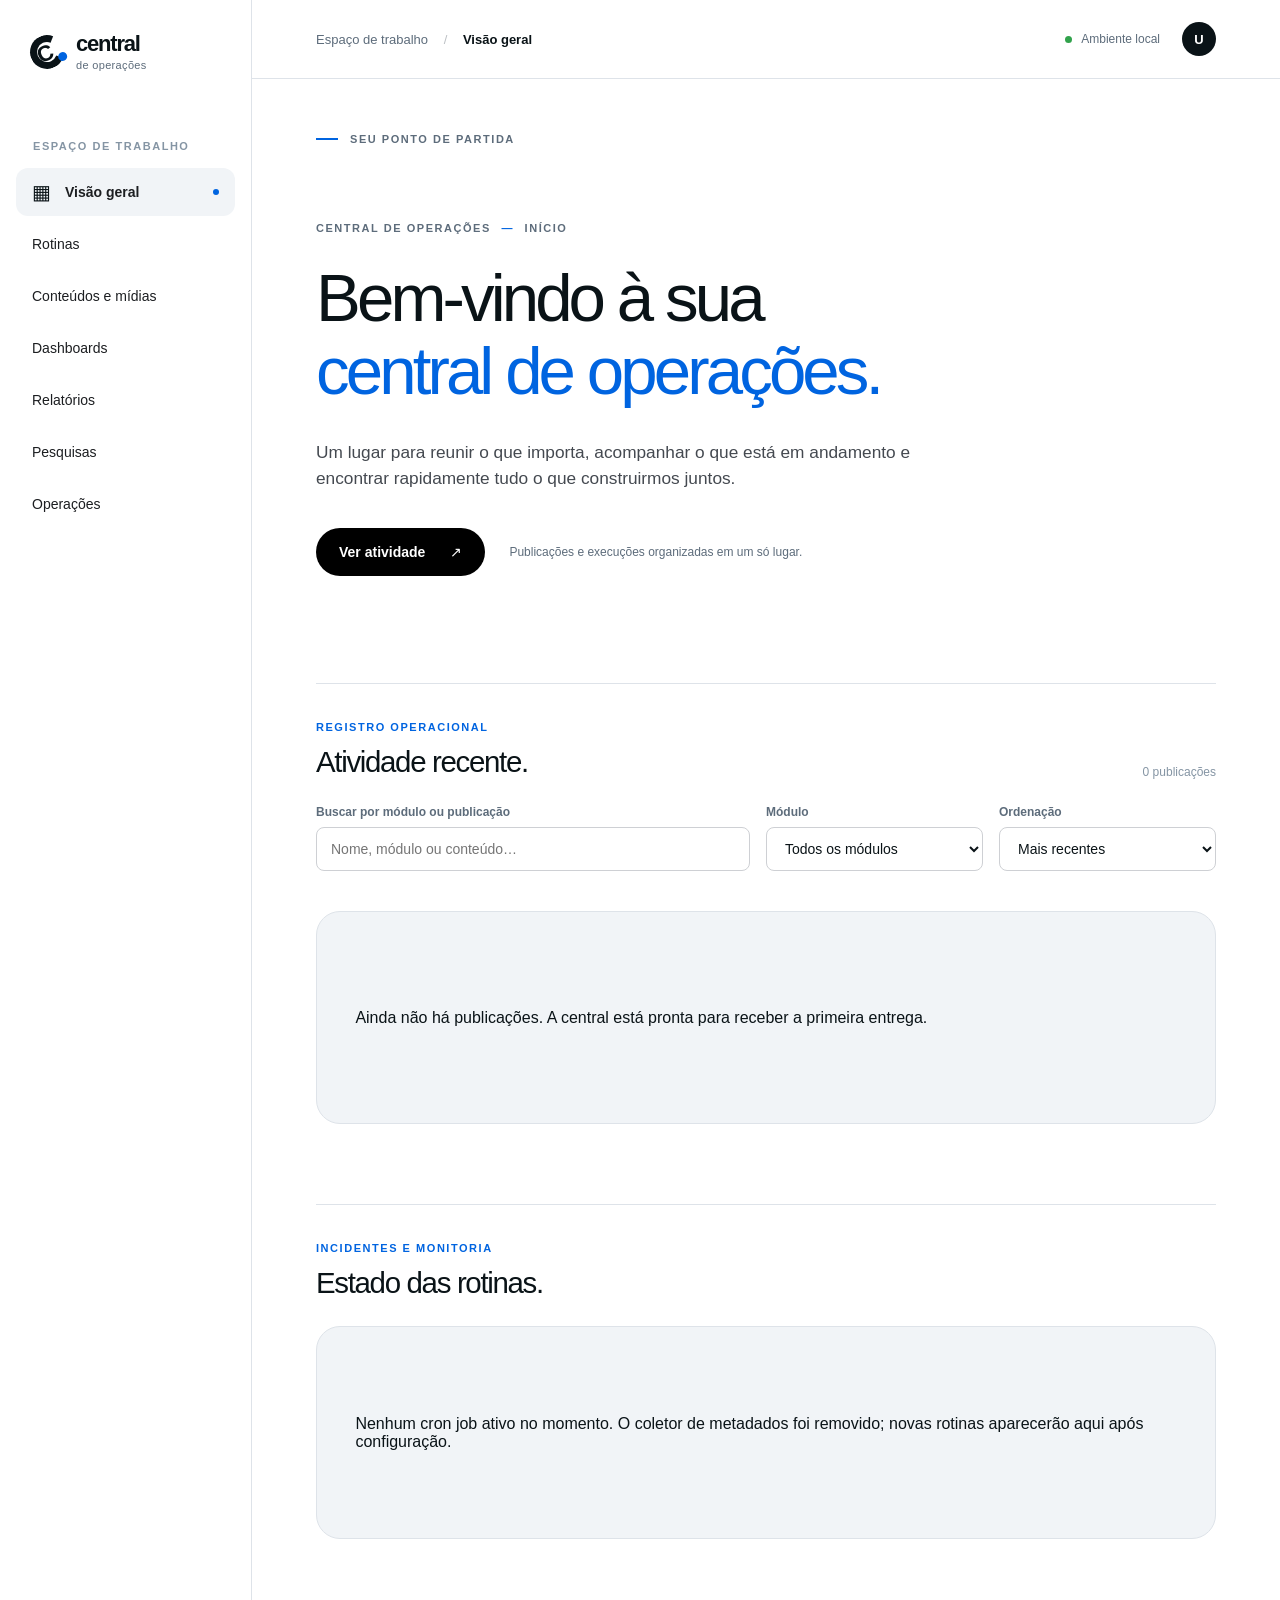
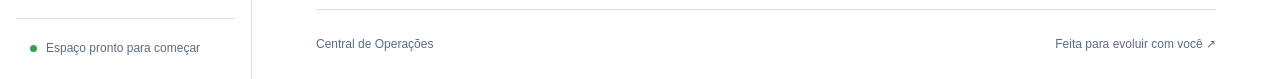
<file: site/index.html>
<!doctype html>
<html lang="pt-BR">
<head>
  <meta charset="utf-8">
  <meta name="viewport" content="width=device-width, initial-scale=1">
  <meta name="theme-color" content="#ffffff">
  <meta name="description" content="Central de Operações — um ponto de partida para projetos, rotinas e conteúdos.">
  <title>Central de Operações · Início</title>
  <link rel="stylesheet" href="css/main.css?v=627a3d91">
  <script src="js/main.js?v=627a3d91" defer></script>
</head>
<body>
  <a class="skip-link" href="#conteudo">Pular para o conteúdo</a>
  <div class="app-shell">
    <aside class="sidebar" id="sidebar" aria-label="Navegação lateral">
      <a class="brand" href="/" aria-label="Central de Operações, início"><span class="brand-mark" aria-hidden="true">C<span></span></span><span class="brand-text">central<span class="brand-sub">de operações</span></span></a>
      <div class="sidebar-group">
        <p class="sidebar-caption">ESPAÇO DE TRABALHO</p>
        <nav aria-label="Navegação principal">
          <a class="nav-link active" href="#atividade" data-module="todos" aria-current="page"><span class="nav-icon" aria-hidden="true">▦</span><span>Visão geral</span><span class="nav-indicator" aria-hidden="true"></span></a>
          <a class="nav-link" href="#atividade" data-module="rotinas">Rotinas</a>
          <a class="nav-link" href="#atividade" data-module="conteudos">Conteúdos e mídias</a>
          <a class="nav-link" href="#atividade" data-module="dashboards">Dashboards</a>
          <a class="nav-link" href="#atividade" data-module="relatorios">Relatórios</a>
          <a class="nav-link" href="#atividade" data-module="pesquisas">Pesquisas</a>
          <a class="nav-link" href="#atividade" data-module="operacoes">Operações</a>
        </nav>
      </div>
      <div class="sidebar-bottom"><span class="presence-dot" aria-hidden="true"></span><span>Espaço pronto para começar</span></div>
    </aside>
    <div class="main-column">
      <header class="topbar">
        <button class="menu-toggle" type="button" aria-label="Abrir menu" aria-controls="sidebar" aria-expanded="false"><span></span><span></span><span></span></button>
        <div class="breadcrumb">Espaço de trabalho <span aria-hidden="true">/</span> <strong>Visão geral</strong></div>
        <div class="topbar-right"><span class="local-badge"><span class="presence-dot" aria-hidden="true"></span> Ambiente local</span><span class="avatar" aria-label="Usuário local">U</span></div>
      </header>
      <main id="conteudo" class="content">
        <div class="eyebrow"><span class="eyebrow-line"></span> SEU PONTO DE PARTIDA</div>
        <section class="welcome" aria-labelledby="welcome-title">
          <p class="kicker">CENTRAL DE OPERAÇÕES <span aria-hidden="true">—</span> INÍCIO</p>
          <h1 id="welcome-title">Bem-vindo à sua<br><em>central de operações.</em></h1>
          <p class="intro">Um lugar para reunir o que importa, acompanhar o que está em andamento e encontrar rapidamente tudo o que construirmos juntos.</p>
          <div class="welcome-actions"><a class="button button-dark" href="#atividade">Ver atividade <span aria-hidden="true">↗</span></a><span class="subtle-note">Publicações e execuções organizadas em um só lugar.</span></div>
        </section>
        <section class="workspace-section" id="atividade" aria-labelledby="workspace-title">
          <div class="section-heading"><div><p class="section-overline">REGISTRO OPERACIONAL</p><h2 id="workspace-title">Atividade recente.</h2></div><span class="section-count" id="item-count" aria-live="polite">Carregando</span></div>
          <div class="filters" role="search" aria-label="Filtrar publicações">
            <label class="filter-field">Buscar por módulo ou publicação<input id="search" type="search" placeholder="Nome, módulo ou conteúdo…" autocomplete="off"></label>
            <label class="filter-field">Módulo<select id="module-filter"><option value="todos">Todos os módulos</option><option value="rotinas">Rotinas</option><option value="conteudos">Conteúdos e mídias</option><option value="dashboards">Dashboards</option><option value="relatorios">Relatórios</option><option value="pesquisas">Pesquisas</option><option value="operacoes">Operações</option></select></label>
            <label class="filter-field">Ordenação<select id="sort-order"><option value="newest">Mais recentes</option><option value="oldest">Mais antigas</option></select></label>
          </div>
          <div id="feed" class="feed" aria-live="polite"><p class="empty-panel">Carregando publicações…</p></div>
        </section>
        <section class="workspace-section status-section" aria-labelledby="status-title">
          <div class="section-heading"><div><p class="section-overline">INCIDENTES E MONITORIA</p><h2 id="status-title">Estado das rotinas.</h2></div></div>
          <div id="job-status" aria-live="polite"><p class="empty-panel">Carregando estado das rotinas…</p></div>
        </section>
        <footer class="footer"><span>Central de Operações</span><span>Feita para evoluir com você <span aria-hidden="true">↗</span></span></footer>
      </main>
    </div>
  </div>
  <div class="mobile-scrim" hidden></div>
</body>
</html>
</file>
<file: site/css/main.css>
/* Meta-inspired tokens adapted for an operations surface; no proprietary font assets. */
:root{--canvas:#fff;--soft:#f1f4f7;--ink:#0a1317;--body:#1c1e21;--muted:#5d6c7b;--hairline:#dee3e9;--blue:#0064e0;--black:#000;--r-sm:8px;--r-card:24px;--r-pill:100px;font-family:"Helvetica Neue",Arial,sans-serif;color:var(--ink);background:var(--canvas);font-synthesis:none}
*{box-sizing:border-box}html{scroll-behavior:smooth}body{margin:0;min-width:280px}a{color:inherit;text-decoration:none}button{font:inherit}:focus-visible{outline:3px solid var(--blue);outline-offset:3px}.skip-link{position:absolute;z-index:30;left:16px;top:-100px;padding:12px 18px;background:var(--ink);color:#fff;border-radius:var(--r-sm)}.skip-link:focus{top:12px}.app-shell{min-height:100vh;display:grid;grid-template-columns:252px minmax(0,1fr)}
.sidebar{border-right:1px solid var(--hairline);padding:32px 16px 24px;display:flex;flex-direction:column;background:var(--canvas);z-index:20}.brand{display:flex;align-items:center;gap:12px;padding:0 14px;margin:1px 0 69px;font-weight:700;font-size:22px;letter-spacing:-1.2px;line-height:1}.brand-mark{position:relative;width:34px;height:34px;border:7px solid var(--ink);border-right-color:transparent;border-radius:50%;display:inline-block;transform:rotate(-24deg)}.brand-mark span{position:absolute;width:9px;height:9px;border-radius:50%;background:var(--blue);right:-7px;bottom:-5px}.brand-sub{display:block;margin-top:5px;font-weight:500;font-size:11px;color:var(--muted);letter-spacing:.03em}.sidebar-caption,.section-overline,.kicker,.eyebrow{font-size:11px;letter-spacing:.14em;font-weight:700}.sidebar-caption{padding:0 17px;margin:0 0 16px;color:#8595a4}.nav-link{min-height:48px;display:flex;align-items:center;gap:14px;padding:0 16px;border-radius:12px;font-size:14px;font-weight:700;color:var(--body)}.nav-link.active{background:var(--soft)}.nav-icon{font-size:20px;line-height:1;color:var(--ink)}.nav-indicator{width:6px;height:6px;border-radius:50%;background:var(--blue);margin-left:auto}.sidebar-bottom{margin-top:auto;padding:22px 14px 0;display:flex;align-items:center;gap:9px;border-top:1px solid var(--hairline);font-size:12px;color:var(--muted)}.presence-dot{display:inline-block;width:7px;height:7px;flex:none;border-radius:50%;background:#31a24c}
.main-column{min-width:0}.topbar{height:79px;border-bottom:1px solid var(--hairline);display:flex;align-items:center;justify-content:space-between;padding:0 clamp(24px,5vw,80px);gap:16px}.breadcrumb{font-size:13px;color:var(--muted);white-space:nowrap}.breadcrumb span{margin:0 12px;color:#bcc0c4}.breadcrumb strong{color:var(--ink);font-weight:600}.topbar-right{display:flex;align-items:center;gap:22px}.local-badge{display:inline-flex;gap:9px;align-items:center;font-size:12px;color:var(--muted)}.avatar{width:34px;height:34px;display:grid;place-items:center;border-radius:50%;background:var(--ink);color:#fff;font-weight:700;font-size:13px}.content{max-width:1490px;margin:0 auto;padding:54px clamp(24px,5vw,80px) 28px}.eyebrow{display:flex;align-items:center;gap:12px;color:var(--muted)}.eyebrow-line{width:22px;height:2px;background:var(--blue)}.welcome{padding:77px 0 107px;max-width:900px}.kicker{color:var(--muted);margin:0 0 27px}.kicker span{margin:0 6px;color:var(--blue)}h1{font-weight:500;font-size:clamp(46px,5.25vw,79px);line-height:1.09;letter-spacing:-.058em;margin:0 0 31px}h1 em{font-style:normal;color:var(--blue)}.intro{font-size:clamp(16px,1.35vw,19px);line-height:1.55;max-width:600px;margin:0;color:#444950}.welcome-actions{display:flex;align-items:center;gap:24px;flex-wrap:wrap;margin-top:36px}.button{display:inline-flex;align-items:center;justify-content:center;gap:25px;min-height:48px;padding:12px 23px;border-radius:var(--r-pill);font-size:14px;font-weight:700;transition:background-color .18s ease,transform .18s ease}.button-dark{background:#000;color:#fff}.button-dark:hover{background:#444950;transform:translateY(-2px)}.subtle-note{font-size:12px;color:var(--muted)}.workspace-section{border-top:1px solid var(--hairline);padding-top:37px}.section-heading{display:flex;align-items:end;justify-content:space-between;gap:16px;margin-bottom:26px}.section-overline{color:var(--blue);margin:0 0 12px}.section-heading h2{font-size:clamp(27px,2.3vw,36px);font-weight:500;letter-spacing:-.045em;margin:0}.section-count{font-size:12px;color:#8595a4;white-space:nowrap}.empty-panel{position:relative;min-height:213px;border:1px solid var(--hairline);background:var(--soft);border-radius:var(--r-card);padding:clamp(25px,3vw,43px);display:flex;align-items:center;gap:34px}.empty-symbol{flex:none;width:70px;height:70px;display:grid;grid-template-columns:repeat(2,1fr);gap:5px;transform:rotate(-12deg)}.empty-symbol span{border-radius:9px;background:#d8e2ec}.empty-symbol span:nth-child(2){background:#b6cced}.empty-symbol span:nth-child(3){background:#e0e7ee}.empty-symbol span:nth-child(4){background:var(--blue)}.empty-copy{max-width:570px}.empty-copy h3{font-size:19px;line-height:1.35;letter-spacing:-.025em;margin:0 0 9px;font-weight:600}.empty-copy p{font-size:14px;line-height:1.6;color:var(--muted);margin:0}.coming-soon{align-self:flex-start;margin-left:auto;white-space:nowrap;font-size:11px;font-weight:700;background:#fff;color:var(--muted);border:1px solid var(--hairline);padding:8px 13px;border-radius:var(--r-pill)}.footer{display:flex;justify-content:space-between;gap:16px;border-top:1px solid var(--hairline);margin-top:70px;padding:27px 0 0;font-size:12px;color:var(--muted)}.menu-toggle{display:none}.mobile-scrim{display:none}
@media (max-width:1050px){.app-shell{grid-template-columns:210px minmax(0,1fr)}.brand{font-size:19px}.welcome{padding:62px 0 85px}.empty-panel{align-items:flex-start;flex-wrap:wrap}.coming-soon{margin-left:0}}
@media (max-width:720px){.app-shell{display:block}.sidebar{position:fixed;top:0;bottom:0;left:0;width:min(290px,85vw);transform:translateX(-105%);transition:transform .2s ease;box-shadow:8px 0 40px rgba(10,19,23,.08)}.sidebar.is-open{transform:translateX(0)}.mobile-scrim:not([hidden]){display:block;position:fixed;inset:0;background:rgba(10,19,23,.35);z-index:10}.topbar{height:68px;padding:0 22px;justify-content:flex-start}.topbar-right{margin-left:auto;gap:12px}.menu-toggle{width:44px;height:44px;border:0;background:transparent;display:flex;align-items:flex-start;justify-content:center;flex-direction:column;gap:4px;cursor:pointer;padding:11px}.menu-toggle span{width:21px;height:2px;background:var(--ink);border-radius:2px}.content{padding:36px 24px 25px}.welcome{padding:56px 0 78px}.welcome h1{font-size:clamp(40px,8vw,59px)}.empty-panel{gap:22px}.empty-symbol{width:54px;height:54px}.empty-copy{flex-basis:100%}}
@media (max-width:440px){.breadcrumb{font-size:12px}.breadcrumb span{margin:0 5px}.local-badge{display:none}.content{padding-left:20px;padding-right:20px}.welcome{padding:46px 0 66px}h1{font-size:40px;letter-spacing:-.055em}.welcome-actions{align-items:flex-start;flex-direction:column;gap:13px}.empty-panel{padding:23px;border-radius:20px}.section-heading h2{font-size:27px}.footer{flex-direction:column;gap:7px;margin-top:48px}}
@media (prefers-reduced-motion:reduce){*,*::before,*::after{scroll-behavior:auto!important;transition:none!important;animation:none!important}}
/* Meta DESIGN.md: search-pill, text-input, card-product-feature, badges, hairline and button-link. */
.sidebar nav{display:grid;gap:4px}.sidebar .nav-link:not(.active){font-weight:500}.sidebar .nav-link:hover{background:var(--soft)}
.filters{display:grid;grid-template-columns:minmax(200px,2fr) repeat(2,minmax(150px,1fr));gap:16px;margin:0 0 24px}.filter-field{display:grid;gap:8px;font-size:12px;font-weight:700;color:var(--muted)}.filter-field input,.filter-field select{min-width:0;width:100%;height:44px;padding:10px 14px;border:1px solid #ced0d4;border-radius:8px;background:var(--canvas);color:var(--ink);font:inherit;font-size:14px;font-weight:400}.filter-field input:focus,.filter-field select:focus{outline:2px solid #1876f2;outline-offset:1px}
.feed{display:grid;grid-template-columns:repeat(auto-fill,minmax(min(100%,330px),1fr));gap:16px}.feed>.empty-panel{grid-column:1/-1}.activity-card{min-width:0;border:1px solid var(--hairline);background:var(--canvas);border-radius:24px;padding:24px;display:flex;flex-direction:column;gap:15px}.activity-top{display:flex;align-items:center;justify-content:space-between;flex-wrap:wrap;gap:10px;font-size:12px;color:var(--muted)}.activity-module{background:var(--soft);color:var(--body);border-radius:100px;padding:6px 12px;font-weight:700}.activity-card h3{font-size:22px;line-height:1.25;font-weight:500;margin:0;overflow-wrap:anywhere}.activity-card h3 a:hover,.activity-open:hover,.back-link:hover{text-decoration:underline}.activity-summary{color:#444950;font-size:14px;line-height:1.5;margin:0;overflow-wrap:anywhere}.activity-thumbnail{width:100%;max-height:230px;object-fit:cover;border-radius:16px;background:var(--soft)}.activity-meta{display:flex;gap:8px;flex-wrap:wrap;margin-top:auto;font-size:12px;color:var(--muted)}.activity-meta span{border-radius:100px;background:var(--soft);padding:6px 10px}.activity-meta .status-bad,.job-row .status-bad{background:#e41e3f;color:#fff}.activity-open{color:var(--blue);font-size:14px;font-weight:700;align-self:start}.status-section{margin-top:64px}.job-list{display:grid;gap:8px}.job-row{border:1px solid var(--hairline);border-radius:16px;padding:16px 20px;display:flex;flex-wrap:wrap;align-items:center;gap:12px;font-size:14px}.job-row strong{font-weight:700}.job-row span{border-radius:100px;background:var(--soft);padding:5px 10px;font-size:12px}.job-row small{color:var(--muted);margin-left:auto}.detail{max-width:920px;min-height:100vh}.detail h1{font-size:clamp(36px,5vw,64px);overflow-wrap:anywhere}.back-link{display:inline-flex;color:var(--blue);font-weight:700;margin-bottom:64px}.detail-body{line-height:1.7;margin:40px 0;overflow-wrap:anywhere}.detail-metadata{font-size:12px;color:var(--muted)}.detail-gallery{display:grid;gap:20px;grid-template-columns:repeat(auto-fit,minmax(min(100%,300px),1fr));margin:40px 0}.detail-gallery img,.detail-gallery video{width:100%;max-height:600px;object-fit:contain;border-radius:24px;background:var(--soft)}
@media (max-width:950px){.filters{grid-template-columns:1fr 1fr}.filters .filter-field:first-child{grid-column:1/-1}}
@media (max-width:620px){.filters{grid-template-columns:1fr}.filters .filter-field:first-child{grid-column:auto}.activity-card{padding:20px}.job-row small{margin-left:0;width:100%}.status-section{margin-top:48px}}
</file>
